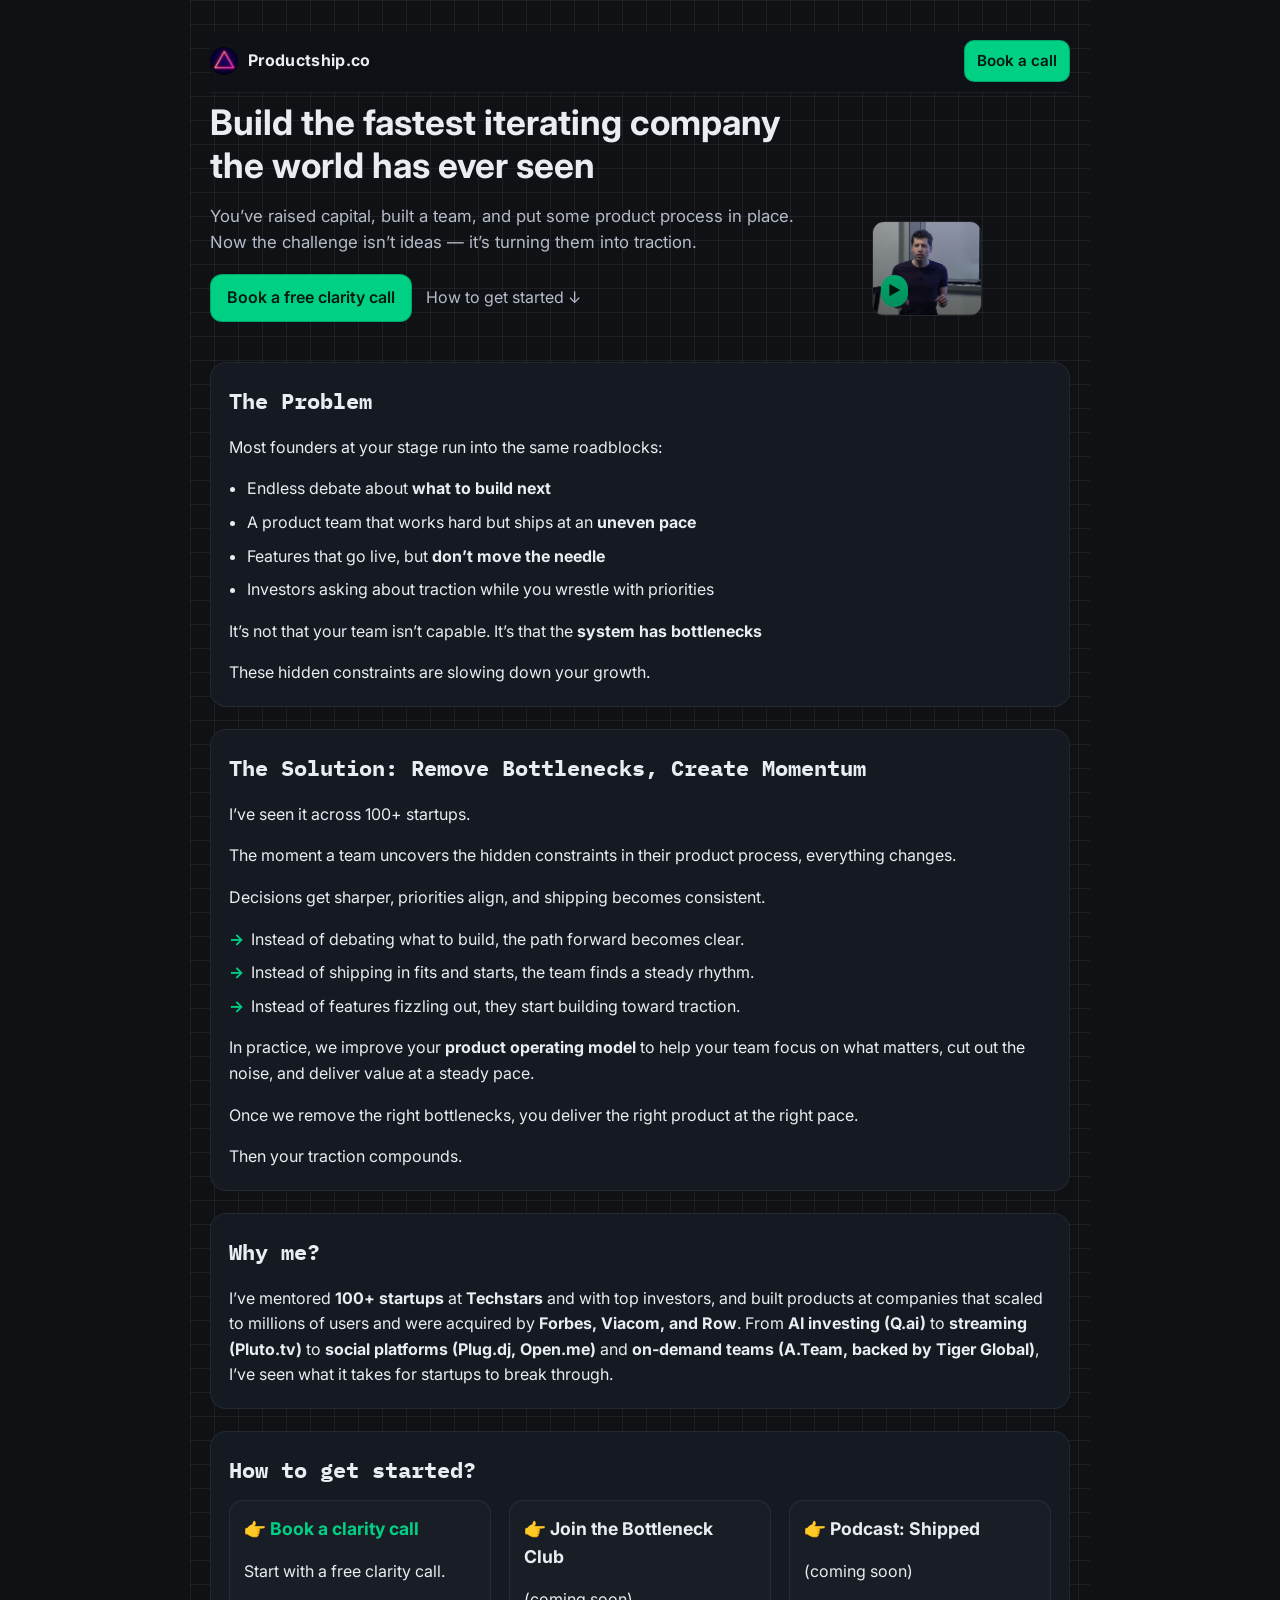
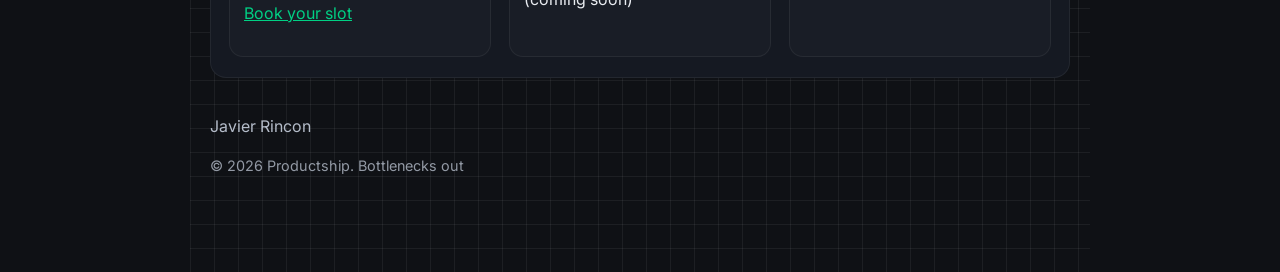
<file: index.html>
<!doctype html>
<html lang="en">
<head>
  <!-- Title -->
  <meta charset="utf-8" />
  <meta name="viewport" content="width=device-width,initial-scale=1" />
  <title>Productship — Bottlenecks out. Momentum in.</title>
  <meta name="description" content="Remove product bottlenecks, ship with rhythm, and compound traction. For founders with >€2M raised who want consistent delivery and smarter prioritization." />
  <meta name="robots" content="index,follow" />
  <link rel="icon" href="/favicon.ico" type="image/svg+xml" />
  <link href="https://fonts.googleapis.com/css2?family=Inter:wght@400;500;700&family=IBM+Plex+Mono:wght@500&display=swap" rel="stylesheet">
  <link rel="stylesheet" href="/styles.css" />

  <!-- Primary Meta -->
  <meta property="og:title" content="Productship — Bottlenecks out. Traction in.">
  <meta property="og:description" content="Build the fastest iterating company the world has ever seen">
  <meta property="og:url" content="https://www.productship.co/">
  <meta property="og:type" content="website">
  <meta property="og:site_name" content="Productship">
  <meta property="og:image" content="https://www.productship.co/images/Logo_squared.jpg">
  <meta property="og:image:alt" content="Productship — Bottlenecks out. Traction in.">

  <!-- Twitter (X) -->
  <meta name="twitter:card" content="summary_large_image">
  <meta name="twitter:title" content="Productship — Bottlenecks out. Traction in.">
  <meta name="twitter:description" content="Build the fastest iterating company the world has ever seen">
  <meta name="twitter:image" content="https://www.productship.co/images/Logo_squared.png">
  <meta name="twitter:image:alt" content="Productship logo">


</head>
<body>
  <main class="wrap">
    <!-- Brand topbar -->
    <div class="topbar">
      <a class="brand" href="/">
        <img class="logo" src="./images/Logo.png" alt="Productship logo" />
        <span>Productship.co</span>
      </a>
      <nav class="nav">
        <a class="btn small" href="https://cal.com/javierrincon/30min" target="_blank" rel="noopener">Book a call</a>
      </nav>
    </div>

    <header class="hero">
      <div class="hero-copy">
        <h1>Build the fastest iterating company <br> the world has ever seen</h1>

        <p class="lead"> You’ve raised capital, built a team, and put some product process in place.<br>
          <a class="hero-video"
            href="https://www.youtube.com/shorts/NE436M5PeOw"
            target="_blank" rel="noopener noreferrer"
            aria-label="Watch Sam Altman on compounding">
            <img src="./sam.png" alt="Sam Altman on compounding" loading="lazy" />
            <span class="play">▶</span>
          </a>
          Now the challenge isn’t ideas — it’s turning them into traction.
        </p>

        <div class="cta-row">
          <a class="btn" href="https://cal.com/javierrincon/30min" target="_blank" rel="noopener">Book a free clarity call</a>
          <a class="muted" href="#get-started">How to get started ↓</a>
        </div>
      </div>
    </header>



    <section class="section" id="problem">
      <h2>The Problem</h2>
      <p>
        Most founders at your stage run into the same roadblocks:
      </p>
      <ul class="bullets">
        <li>Endless debate about <strong>what to build next</strong></li>
        <li>A product team that works hard but ships at an <strong>uneven pace</strong></li>
        <li>Features that go live, but <strong>don’t move the needle</strong></li>
        <li>Investors asking about traction while you wrestle with priorities</li>
      </ul>
      <p>It’s not that your team isn’t capable. It’s that the <strong>system has bottlenecks</strong></p>
      <p>These hidden constraints are slowing down your growth.</p>
    </section>

    <section class="section" id="solution">
      <h2>The Solution: Remove Bottlenecks, Create Momentum</h2>
      <p>I’ve seen it across 100+ startups.</p>
      <p> The moment a team uncovers the hidden constraints in their product process, everything changes.</p>
      <p> Decisions get sharper, priorities align, and shipping becomes consistent.</p>
      <ul class="arrows">
        <li>Instead of debating what to build, the path forward becomes clear.</li>
        <li>Instead of shipping in fits and starts, the team finds a steady rhythm.</li>
        <li>Instead of features fizzling out, they start building toward traction.</li>
      </ul>
      <p>
        In practice, we improve your <strong>product operating model</strong> to help your team focus on what matters,
        cut out the noise, and deliver value at a steady pace.
      </p>
      <p>Once we remove the right bottlenecks, you deliver the right product at the right pace.</p>
      <p>Then your traction compounds.</p>
    </section>

    <section class="section" id="why">
      <h2>Why me?</h2>
      <p>
        I’ve mentored <strong>100+ startups</strong> at <strong>Techstars</strong> and with top investors,
        and built products at companies that scaled to millions of users and were acquired by
        <strong>Forbes, Viacom, and Row</strong>. From <strong>AI investing (Q.ai)</strong> to
        <strong>streaming (Pluto.tv)</strong> to <strong>social platforms (Plug.dj, Open.me)</strong> and
        <strong>on-demand teams (A.Team, backed by Tiger Global)</strong>, I’ve seen what it takes for startups to break through.
      </p>
    </section>

    <section class="section" id="get-started">
      <h2>How to get started?</h2>
      <div class="tiles">
        <div class="tile">
          <h3>👉 Book a clarity call</h3>
          <p>Start with a free clarity call.</p>
          <p><a class="muted underline" href="https://cal.com/javierrincon/30min" target="_blank" rel="noopener">Book your slot</a></p>
        </div>
        <div class="tile">
          <h3>👉 Join the Bottleneck Club</h3>
          <p>(coming soon)</p>
        </div>
        <div class="tile">
          <h3>👉 Podcast: Shipped</h3>
          <p>(coming soon)</p>
        </div>
      </div>
    </section>

    <footer class="footer">
      <p class="sig"> Javier Rincon </p>
      <p class="tiny">© <span id="y"></span> Productship. Bottlenecks out</p>
    </footer>
  </main>

  <script>
    document.getElementById("y").textContent = new Date().getFullYear();
  </script>
</body>
</html>
</file>
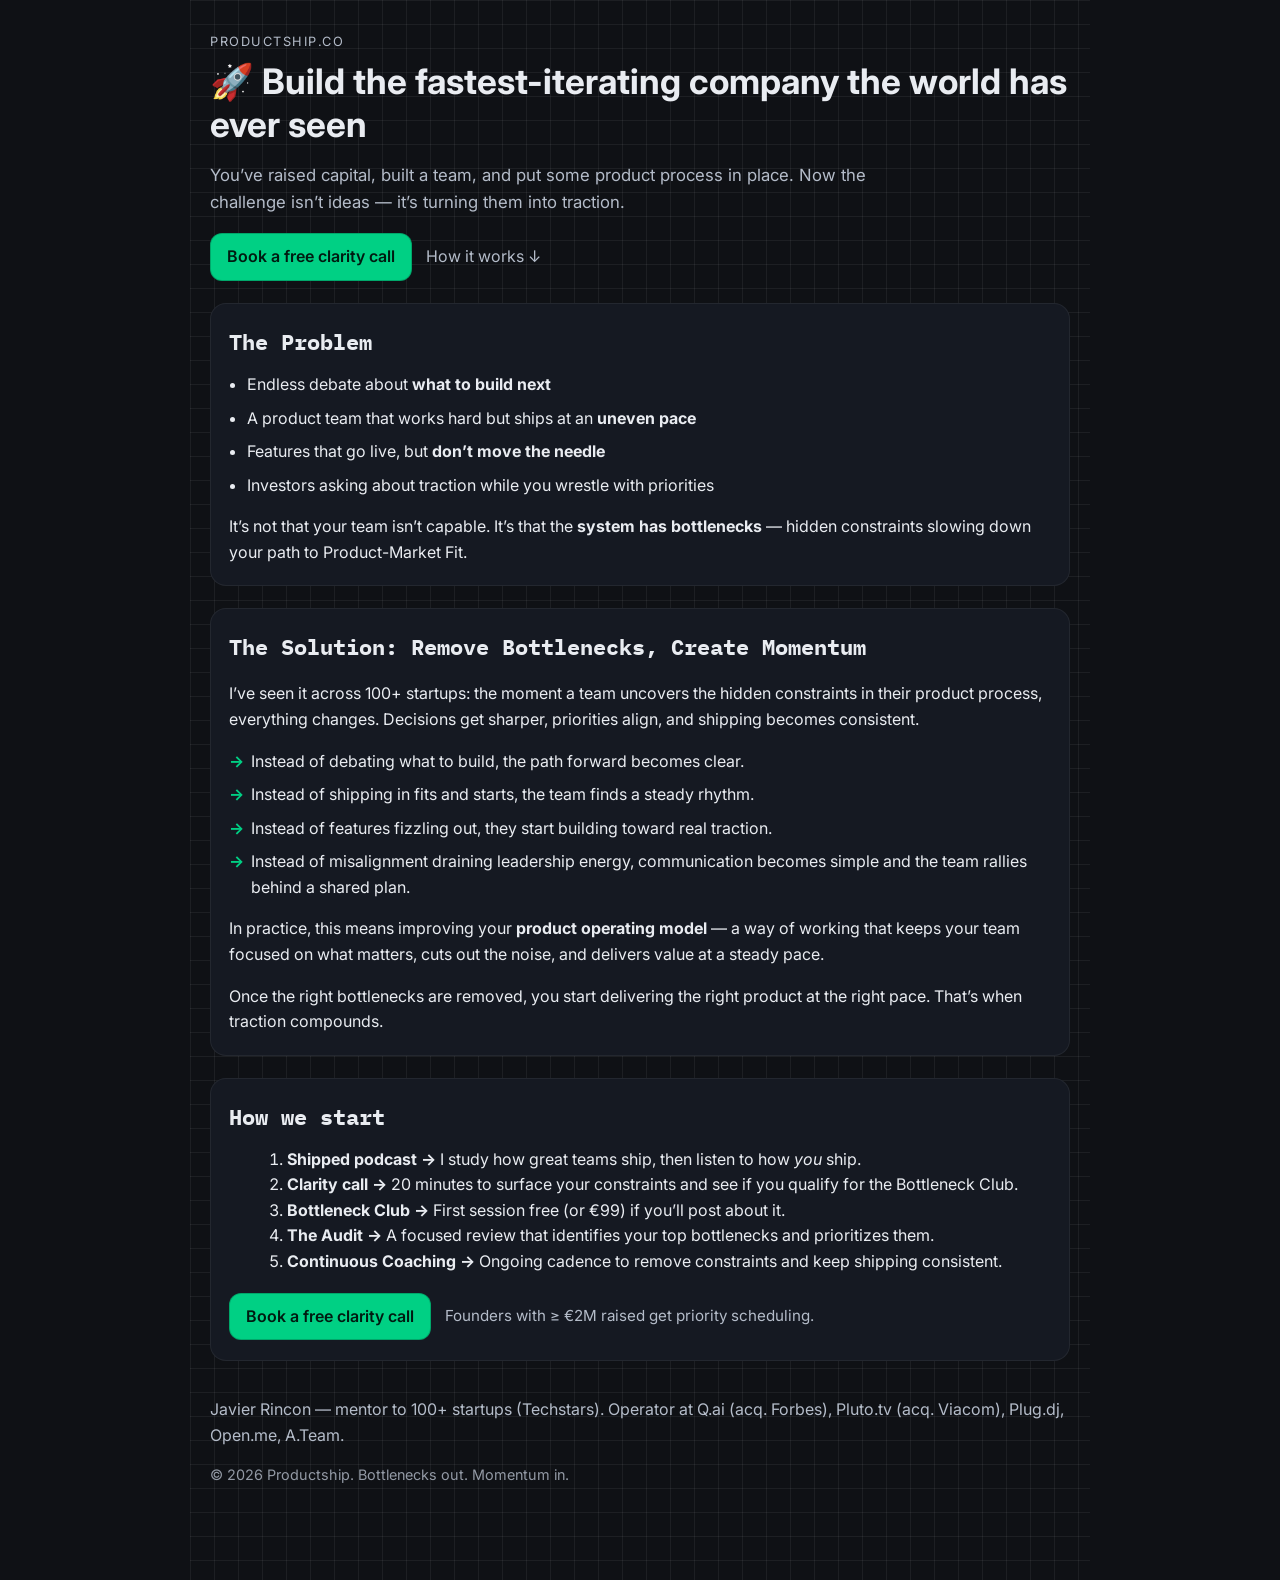
<file: Legacy/index.html>
<!doctype html>
<html lang="en">
<head>
  <meta charset="utf-8" />
  <meta name="viewport" content="width=device-width,initial-scale=1" />
  <title>Productship — Bottlenecks out. Momentum in.</title>
  <meta name="description" content="Remove product bottlenecks, ship with rhythm, and compound traction. For founders with >€2M raised who want consistent delivery and smarter prioritization." />
  <meta name="robots" content="index,follow" />
  <link rel="icon" href="/favicon.svg" type="image/svg+xml" />
  <link href="https://fonts.googleapis.com/css2?family=Inter:wght@400;500;700&family=IBM+Plex+Mono:wght@500&display=swap" rel="stylesheet">
  <link rel="stylesheet" href="/styles.css" />
</head>
<body>
  <main class="wrap">
    <header class="hero">
      <div class="eyebrow">productship.co</div>
      <h1>🚀 Build the fastest-iterating company the world has ever seen</h1>
      <p class="lead">
        You’ve raised capital, built a team, and put some product process in place.
        Now the challenge isn’t ideas — it’s turning them into traction.
      </p>
      <div class="cta-row">
        <a class="btn" href="https://calendly.com/YOUR-SLUG/clarity-call" target="_blank" rel="noopener">Book a free clarity call</a>
        <a class="muted" href="#how">How it works ↓</a>
      </div>
    </header>

    <section class="section" id="problem">
      <h2>The Problem</h2>
      <ul class="bullets">
        <li>Endless debate about <strong>what to build next</strong></li>
        <li>A product team that works hard but ships at an <strong>uneven pace</strong></li>
        <li>Features that go live, but <strong>don’t move the needle</strong></li>
        <li>Investors asking about traction while you wrestle with priorities</li>
      </ul>
      <p>
        It’s not that your team isn’t capable. It’s that the <strong>system has bottlenecks</strong> —
        hidden constraints slowing down your path to Product-Market Fit.
      </p>
    </section>

    <section class="section" id="solution">
      <h2>The Solution: Remove Bottlenecks, Create Momentum</h2>
      <p>
        I’ve seen it across 100+ startups: the moment a team uncovers the hidden constraints in their
        product process, everything changes. Decisions get sharper, priorities align, and shipping becomes consistent.
      </p>
      <ul class="arrows">
        <li>Instead of debating what to build, the path forward becomes clear.</li>
        <li>Instead of shipping in fits and starts, the team finds a steady rhythm.</li>
        <li>Instead of features fizzling out, they start building toward real traction.</li>
        <li>Instead of misalignment draining leadership energy, communication becomes simple and the team rallies behind a shared plan.</li>
      </ul>
      <p>
        In practice, this means improving your <strong>product operating model</strong> — a way of working that keeps your team focused on what matters,
        cuts out the noise, and delivers value at a steady pace.
      </p>
      <p>
        Once the right bottlenecks are removed, you start delivering the right product at the right pace.
        That’s when traction compounds.
      </p>
    </section>

    <section class="section" id="how">
      <h2>How we start</h2>
      <ol class="steps">
        <li><strong>Shipped podcast →</strong> I study how great teams ship, then listen to how <em>you</em> ship.</li>
        <li><strong>Clarity call →</strong> 20 minutes to surface your constraints and see if you qualify for the Bottleneck Club.</li>
        <li><strong>Bottleneck Club →</strong> First session free (or €99) if you’ll post about it.</li>
        <li><strong>The Audit →</strong> A focused review that identifies your top bottlenecks and prioritizes them.</li>
        <li><strong>Continuous Coaching →</strong> Ongoing cadence to remove constraints and keep shipping consistent.</li>
      </ol>
      <div class="cta-row">
        <a class="btn" href="https://calendly.com/YOUR-SLUG/clarity-call" target="_blank" rel="noopener">Book a free clarity call</a>
        <span class="alt-note">Founders with ≥ €2M raised get priority scheduling.</span>
      </div>
    </section>

    <footer class="footer">
      <p class="sig">
        Javier Rincon — mentor to 100+ startups (Techstars). Operator at Q.ai (acq. Forbes), Pluto.tv (acq. Viacom), Plug.dj, Open.me, A.Team.
      </p>
      <p class="tiny">© <span id="y"></span> Productship. Bottlenecks out. Momentum in.</p>
    </footer>
  </main>

  <script>
    document.getElementById("y").textContent = new Date().getFullYear();
  </script>
</body>
</html>
</file>
<file: styles.css>
:root{
  --bg:#0f1115;
  --fg:#e9ecf1;
  --muted:#b4bcc9;
  --accent:#00d084;
  --card:#151922;
  --grid:rgba(255,255,255,0.06);
}

*{box-sizing:border-box}
html,body{height:100%}

/* ===== Brand Topbar with Logo ===== */
.topbar{
  position: sticky; top: 0; z-index: 20;
  display:flex; align-items:center; justify-content:space-between;
  padding:8px 0 10px; margin-bottom:8px;
  background:rgba(15,17,21,0.65); /* subtle glassy bar over the grid */
  backdrop-filter:saturate(140%) blur(6px);
  border-bottom:1px solid rgba(255,255,255,0.06);
}
.brand{display:flex; align-items:center; gap:10px; text-decoration:none; color:var(--fg); font-weight:700; letter-spacing:.02em}
.logo{width:28px; height:28px; border-radius:50%; display:block}
.nav{display:flex; align-items:center; gap:14px}
.nav a{color:var(--muted); text-decoration:none; font-size:.95rem}
.nav a:hover{color:var(--fg); text-decoration:underline}

/* small green CTA in topbar */
.btn.small{padding:8px 12px; font-size:.95rem; border-radius:10px}

/* collapse nav links on small screens, keep the CTA */
@media (max-width:720px){
  .nav a:not(.btn){display:none}
}


body{
  margin:0;
  background:var(--bg);
  color:var(--fg);
  font-family:Inter, system-ui, -apple-system, Segoe UI, Roboto, Arial;
  line-height:1.6;
  -webkit-font-smoothing:antialiased;
}

.wrap{
  max-width:900px; margin:0 auto; padding:32px 20px 80px;
  background-image:
    linear-gradient(to right, var(--grid) 1px, transparent 1px),
    linear-gradient(to bottom, var(--grid) 1px, transparent 1px);
  background-size:24px 24px;
}

.eyebrow{color:var(--muted); text-transform:uppercase; letter-spacing:.12em; font-size:.8rem}
h1{font-size:2.2rem; line-height:1.2; margin:8px 0 8px}
h2{font-size:1.4rem; margin:36px 0 12px; font-family:"IBM Plex Mono", monospace}
h3{margin:0 0 6px; font-size:1.1rem}
.lead{color:var(--muted); font-size:1.05rem; max-width:60ch}

.section{
  background:var(--card);
  padding:20px 18px;
  border-radius:16px;
  margin-top:22px;
  border:1px solid rgba(255,255,255,0.06);
}

/* callout used in Solution */
.callout{
  border-left:4px solid var(--accent);
  background:rgba(255,255,255,0.03);
  padding:12px 14px;
  border-radius:12px;
  margin-top:12px;
}

ul.bullets{padding-left:18px; margin:10px 0}
ul.bullets li{margin:8px 0}

ul.arrows{list-style:none; padding-left:0; margin:14px 0}
ul.arrows li{margin:8px 0; padding-left:22px; position:relative}
ul.arrows li::before{content:"→"; position:absolute; left:0; top:0; color:var(--accent); font-weight:700}

ol.steps{margin:10px 0 0 18px}

/* ghost button (no green fill) */
.btn{
  display:inline-block;
  padding:10px 16px;
  border-radius:12px;
  font-weight:600;
  text-decoration:none;
  color:#001b11;                 /* dark text on green */
  background:var(--accent);      /* green fill */
  border:1px solid rgba(0,0,0,0.2);
}
.btn:hover{ filter:brightness(0.95); }
.btn:focus-visible{ outline:2px solid var(--accent); outline-offset:2px; }

.muted{color:var(--muted); text-decoration:none}
.muted:hover{text-decoration:underline}
.underline{text-decoration:underline}

.cta-row{display:flex; gap:14px; align-items:center; margin:18px 0}

.alt-note{color:var(--muted); font-size:.95rem}
.hero{margin-bottom:10px}

/* clearfix so the floated thumbnail doesn’t leak */
.hero-copy::after{content:""; display:table; clear:both;}

.footer{margin-top:36px; color:var(--muted)}
.sig{margin-bottom:8px}
.tiny{opacity:.8; font-size:.9rem}

/* ==== "How to get started?" tiles ==== */
.tiles{display:grid; grid-template-columns:1fr; gap:18px}
.tile{
  background:rgba(255,255,255,0.02);
  border:1px solid rgba(255,255,255,0.06);
  border-radius:14px; padding:14px;
}
@media (min-width:700px){
  .tiles{grid-template-columns:repeat(3,1fr)}
}

/* mobile tweaks */
@media (max-width:600px){
  h1{font-size:1.8rem}
  .cta-row{flex-direction:column; align-items:flex-start}
}

/* ==== Hero thumbnail (floated inside the lead) ==== */
.hero-grid{display:block} /* collapse any 2-col variant */

.hero-video{
  float:right;
  width:110px;
  /* top | right | bottom | left  → push farther into the gutter */
  margin:-8px clamp(-112px, -12vw, -36px) 8px 16px;
  position:relative;
  border-radius:12px;
  border:1px solid rgba(255,255,255,0.08);
  overflow:hidden;
  display:inline-block;
}
.hero-video img{display:block; width:100%; height:auto; background:#000}
.hero-video::after{
  content:""; position:absolute; inset:0;
  background:linear-gradient(to bottom, rgba(0,0,0,0), rgba(0,0,0,0.35));
}
.hero-video .play{
  position:absolute; left:8px; bottom:8px;
  background:var(--accent); color:#001b11;
  padding:5px 7px; border-radius:999px; font-weight:700; font-size:.85rem;
}
/* hide caption if you had one */
/* .hero-video .caption{display:none;} */

/* stack nicely on small screens */
@media (max-width:899px){
  .hero-video{ float:none; width:100%; margin:12px 0; }
}

/* --- Unify CTA buttons (topbar + hero) and shield from .nav link styles --- */
.nav a.btn,
.topbar .btn{
  background: var(--accent);
  color: #001b11;
  border: 1px solid rgba(0,0,0,0.2);
}

/* keep hover consistent (no underline, same text color) */
.nav a.btn:hover,
.topbar .btn:hover{
  color: #001b11;
  text-decoration: none;
  filter: brightness(0.95);
}

.nav a.btn:focus-visible,
.topbar .btn:focus-visible{
  outline: 2px solid var(--accent);
  outline-offset: 2px;
}

/* Balance section vertical spacing */
.section h2{ margin: 0 0 12px; }           /* remove the big top margin on section titles */
.section > :first-child{ margin-top: 0; }  /* safety: no extra top margin on first child */
.section > :last-child{ margin-bottom: 0; }/* trim extra space at the bottom */

/* Make the first tile (Book a clarity call) use the accent green */
#get-started .tiles .tile:first-child h3{
  color: var(--accent);
}
#get-started .tiles .tile:first-child a,
#get-started .tiles .tile:first-child a:visited{
  color: var(--accent);
  text-decoration: underline;
}
#get-started .tiles .tile:first-child a:hover{
  filter: brightness(0.95);
}
</file>
